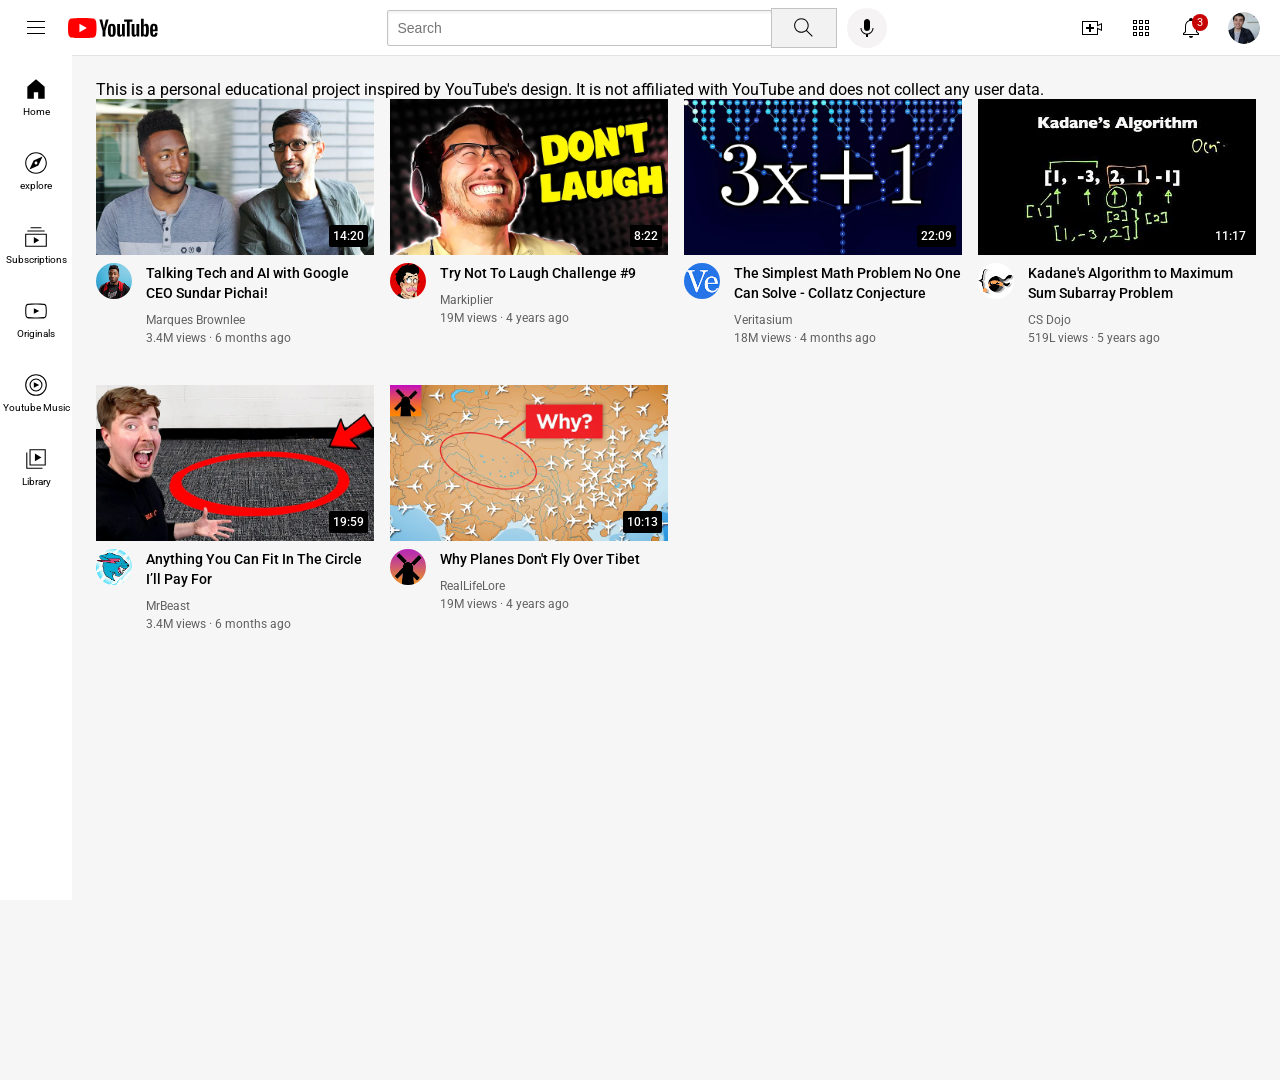
<file: index.html>
<div class="disclaimer">
  This is a personal educational project inspired by YouTube's design.
  It is not affiliated with YouTube and does not collect any user data.
</div>

<!DOCTYPE html>
<html>

<head>
  <meta name="google-site-verification" content="nWN62KQVagX7LVZp6_6of8_N4DWgI3FgL96EmR-WJQ0" />
<meta name="google-site-verification" content="nWN62KQVagX7LVZp6_6of8_N4DWgI3FgL96EmR-WJQ0" />
  
  <title>Youtube Clone</title>

  <link rel="preconnect" href="https://fonts.googleapis.com">
<link rel="preconnect" href="https://fonts.gstatic.com" crossorigin>
<link href="https://fonts.googleapis.com/css2?family=Roboto:wght@400;500;700&display=swap" rel="stylesheet">

<link rel="stylesheet" href="styles/general.css">
<link rel="stylesheet" href="styles/header.css">
<link rel="stylesheet" href="styles/video.css">
<link rel="stylesheet" href="styles/sidebar.css">

</head> 

<body style="
  height: 1000px;
">
<header class="header">
  <div class="left-section">
      <img class="hamburger" src="icons/hamburger-menu.svg">
      <img class="youtube-logo" src="icons/youtube-logo.svg ">
    </div>

    <div class="middle-section">
      <input class="search-bar" type="text" 
  placeholder="Search"> 
      <button class="search-button">
        <img class="search-icon"
         src="icons/search.svg">
         <div class="tooltip">Search</div>
      </button>
      <!--put position absolute inside position 
      relative flex to make tooltip-->
      <button class="voice-search-button">
        <img class="voice-search-icon" src="icons/voice-search-icon.svg">
        <div class="tooltip">Search with your voice</div>
      </button>
    </div>

    <div class="right-section">

      <div class="upload-icon-container">
         <img class="upload-icon" 
      src="icons/upload.svg" >
      <div class="tooltip">
        Create</div>
      </div>

      <div class="youtube-apps-icon-container">
        <img class="youtube-apps-icon" 
    src="icons/youtube-apps.svg" >
        <div class="tooltip">
        Youtube Apps</div>
      </div>

    <div class="notifications-icon-container"> 
      <img class="notifications-icon" 
    src="icons/notifications.svg" >
    <div class="notifications-count">3</div>
     <div class="tooltip">
        Notifications</div>
    </div>

    <img class="current-user-picture" 
    src="channel-pictures/my-channel.jpeg" >

    </div>
</header>
    

  <nav class="sidebar">
   <div class="sidebar-link">
    <img src="icons/home.svg">
    <div>Home</div>
   </div>
   <div class="sidebar-link">
    <img src="icons/explore.svg">
    <div>explore</div>
   </div>
   <div class="sidebar-link">
    <img src="icons/subscriptions.svg">
    <div>Subscriptions</div>
   </div>
   <div class="sidebar-link">
    <img src="icons/originals.svg">
    <div>Originals</div>
   </div>
   <div class="sidebar-link">
    <img src="icons/youtube-music.svg">
    <div>Youtube Music</div>
   </div>
   <div class="sidebar-link">
    <img src="icons/library.svg">
    <div>Library</div>
   </div>
  </nav>

 
<main>
   <section class="video-grid">
    
<div class="video-preview">

  <div class="thumbnail-row1">
    <a href="https://www.youtube.com/watch?v=n2RNcPRtAiY" target="_blank"> <img class="thumbnail1" 
src="channel-pictures/thumbnail-1.webp">
</a>
    <div class="video-time">14:20</div>
  </div>
<div class="video-info-grid">


  <div class="channel-picture2">
<img class="profile-picture2" src="channel-pictures/channel-1.jpeg "/>
        <div class="tooltip1">
        <img class="tooltipimg" src="channel-pictures/channel-1.jpeg">
        <div>
         <p class="tooltiptitle">Marques Brownlee</p>
         <p class="tooltipsubs">15M subscribers</p>
        </div>
        </div>
  </div>


  <div class="video-info1">
    <a href="https://www.youtube.com/watch?v=n2RNcPRtAiY" target="_blank">
      <p class="video-title1">
Talking Tech and AI with Google CEO Sundar Pichai!
</p>
    </a>

<p class="video-author1">
  Marques Brownlee
</p>
<p class="video-stats1">
  3.4M views &#183; 6 months ago
</p>
  </div>
  </div>
</div>

<div class="video-preview">
  <div class="thumbnail-row1">
    <a href="https://www.youtube.com/watch?v=n2RNcPRtAiY" target="_blank"> 
      <img class="thumbnail1" 
src="channel-pictures/thumbnail-2.webp">
    </a>
    <div class="video-time">8:22</div>
  </div>
<div class="video-info-grid ">
  <div class="channel-picture1">
<img class="profile-picture1" src="channel-pictures/channel-2.jpeg"/>
  </div>
  <div class="video-info1">
    <a href="https://www.youtube.com/watch?v=n2RNcPRtAiY" target="_blank">
      <p class="video-title1">
    Try Not To Laugh Challenge #9
    </p>
    </a>
<p class="video-author1">
  Markiplier
</p>
<p class="video-stats1">
  19M views &#183; 4 years ago
</p>
  </div>
  </div>
</div>

<div class="video-preview">
  <div class="thumbnail-row1">
<img class="thumbnail1" 
src="channel-pictures/thumbnail-4.webp">
    <div class="video-time">22:09</div>
  </div>
<div class="video-info-grid">
  <div class="channel-picture1">
<img class="profile-picture1" src="channel-pictures/channel-4.jpeg"/>
  </div>
  <div class="video-info1">
<p class="video-title1">
The Simplest Math Problem No One Can Solve - Collatz Conjecture
</p>
<p class="video-author1">
 Veritasium
</p>
<p class="video-stats1">
  18M views &#183; 4 months ago
</p>
  </div>
  </div>
</div>

<div class="video-preview">
  <div class="thumbnail-row1">
<img class="thumbnail1" 
src="channel-pictures/thumbnail-5.webp">
    <div class="video-time">11:17</div>
  </div>
<div class="video-info-grid ">
  <div class="channel-picture1">
<img class="profile-picture1" src="channel-pictures/channel-5.jpeg"/>
  </div>
  <div class="video-info1">
<p class="video-title1">
Kadane's Algorithm to Maximum Sum Subarray Problem
</p>
<p class="video-author1">
 CS Dojo
</p>
<p class="video-stats1">
  519L views &#183; 5 years ago
</p>
  </div>
  </div>
</div>

<div class="video-preview">
  <div class="thumbnail-row1">
<img class="thumbnail1" 
src="channel-pictures/thumbnail-6.webp">
  <div class="video-time">19:59</div>
  </div>
<div class="video-info-grid">
  <div class="channel-picture1">
<img class="profile-picture1" src="channel-pictures/channel-6.jpeg"/>
  </div>
  <div class="video-info1">
<p class="video-title1">
Anything You Can Fit In The Circle I’ll Pay For
</p>
<p class="video-author1">
 MrBeast
</p>
<p class="video-stats1">
  3.4M views &#183; 6 months ago
</p>
  </div>
  </div>
</div>

<div class="video-preview">
  <div class="thumbnail-row1">
<img class="thumbnail1" 
src="channel-pictures/thumbnail-7.webp">
    <div class="video-time">10:13</div>
  </div>
<div class="video-info-grid ">
  <div class="channel-picture1">
<img class="profile-picture1" src="channel-pictures/channel-7.jpeg"/>
  </div>
  <div class="video-info1">
<p class="video-title1">
Why Planes Don't Fly Over Tibet
</p>
<p class="video-author1">
  RealLifeLore
</p>
<p class="video-stats1">
  19M views &#183; 4 years ago
</p>
  </div>
  </div>
</div>
  </section>
</main>


</body>
</html>
</file>
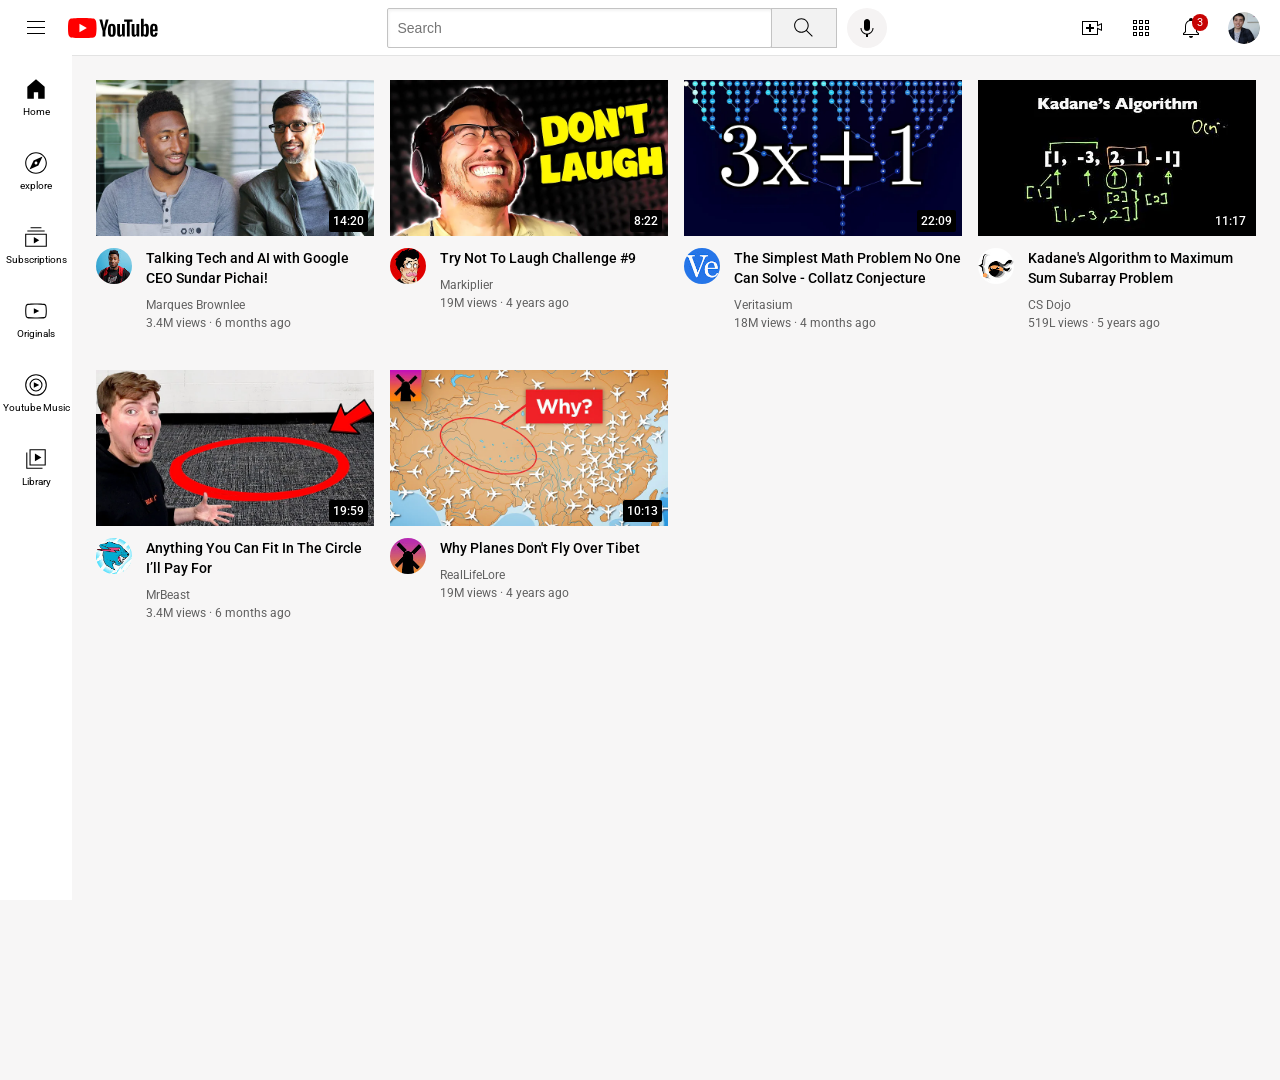
<file: youtube.html>
<!DOCTYPE html>
<html>

<head>
  <title>Youtube Clone</title>

  <link rel="preconnect" href="https://fonts.googleapis.com">
<link rel="preconnect" href="https://fonts.gstatic.com" crossorigin>
<link href="https://fonts.googleapis.com/css2?family=Roboto:wght@400;500;700&display=swap" rel="stylesheet">

<link rel="stylesheet" href="styles/general.css">
<link rel="stylesheet" href="styles/header.css">
<link rel="stylesheet" href="styles/video.css">
<link rel="stylesheet" href="styles/sidebar.css">

</head> 

<body style="
  height: 1000px;
">
<header class="header">
  <div class="left-section">
      <img class="hamburger" src="icons/hamburger-menu.svg">
      <img class="youtube-logo" src="icons/youtube-logo.svg ">
    </div>

    <div class="middle-section">
      <input class="search-bar" type="text" 
  placeholder="Search"> 
      <button class="search-button">
        <img class="search-icon"
         src="icons/search.svg">
         <div class="tooltip">Search</div>
      </button>
      <!--put position absolute inside position 
      relative flex to make tooltip-->
      <button class="voice-search-button">
        <img class="voice-search-icon" src="icons/voice-search-icon.svg">
        <div class="tooltip">Search with your voice</div>
      </button>
    </div>

    <div class="right-section">

      <div class="upload-icon-container">
         <img class="upload-icon" 
      src="icons/upload.svg" >
      <div class="tooltip">
        Create</div>
      </div>

      <div class="youtube-apps-icon-container">
        <img class="youtube-apps-icon" 
    src="icons/youtube-apps.svg" >
        <div class="tooltip">
        Youtube Apps</div>
      </div>

    <div class="notifications-icon-container"> 
      <img class="notifications-icon" 
    src="icons/notifications.svg" >
    <div class="notifications-count">3</div>
     <div class="tooltip">
        Notifications</div>
    </div>

    <img class="current-user-picture" 
    src="channel-pictures/my-channel.jpeg" >

    </div>
</header>
    

  <nav class="sidebar">
   <div class="sidebar-link">
    <img src="icons/home.svg">
    <div>Home</div>
   </div>
   <div class="sidebar-link">
    <img src="icons/explore.svg">
    <div>explore</div>
   </div>
   <div class="sidebar-link">
    <img src="icons/subscriptions.svg">
    <div>Subscriptions</div>
   </div>
   <div class="sidebar-link">
    <img src="icons/originals.svg">
    <div>Originals</div>
   </div>
   <div class="sidebar-link">
    <img src="icons/youtube-music.svg">
    <div>Youtube Music</div>
   </div>
   <div class="sidebar-link">
    <img src="icons/library.svg">
    <div>Library</div>
   </div>
  </nav>

 
<main>
   <section class="video-grid">
    
<div class="video-preview">

  <div class="thumbnail-row1">
    <a href="https://www.youtube.com/watch?v=n2RNcPRtAiY" target="_blank"> <img class="thumbnail1" 
src="channel-pictures/thumbnail-1.webp">
</a>
    <div class="video-time">14:20</div>
  </div>
<div class="video-info-grid">


  <div class="channel-picture2">
<img class="profile-picture2" src="channel-pictures/channel-1.jpeg "/>
        <div class="tooltip1">
        <img class="tooltipimg" src="channel-pictures/channel-1.jpeg">
        <div>
         <p class="tooltiptitle">Marques Brownlee</p>
         <p class="tooltipsubs">15M subscribers</p>
        </div>
        </div>
  </div>


  <div class="video-info1">
    <a href="https://www.youtube.com/watch?v=n2RNcPRtAiY" target="_blank">
      <p class="video-title1">
Talking Tech and AI with Google CEO Sundar Pichai!
</p>
    </a>

<p class="video-author1">
  Marques Brownlee
</p>
<p class="video-stats1">
  3.4M views &#183; 6 months ago
</p>
  </div>
  </div>
</div>

<div class="video-preview">
  <div class="thumbnail-row1">
    <a href="https://www.youtube.com/watch?v=n2RNcPRtAiY" target="_blank"> 
      <img class="thumbnail1" 
src="channel-pictures/thumbnail-2.webp">
    </a>
    <div class="video-time">8:22</div>
  </div>
<div class="video-info-grid ">
  <div class="channel-picture1">
<img class="profile-picture1" src="channel-pictures/channel-2.jpeg"/>
  </div>
  <div class="video-info1">
    <a href="https://www.youtube.com/watch?v=n2RNcPRtAiY" target="_blank">
      <p class="video-title1">
    Try Not To Laugh Challenge #9
    </p>
    </a>
<p class="video-author1">
  Markiplier
</p>
<p class="video-stats1">
  19M views &#183; 4 years ago
</p>
  </div>
  </div>
</div>

<div class="video-preview">
  <div class="thumbnail-row1">
<img class="thumbnail1" 
src="channel-pictures/thumbnail-4.webp">
    <div class="video-time">22:09</div>
  </div>
<div class="video-info-grid">
  <div class="channel-picture1">
<img class="profile-picture1" src="channel-pictures/channel-4.jpeg"/>
  </div>
  <div class="video-info1">
<p class="video-title1">
The Simplest Math Problem No One Can Solve - Collatz Conjecture
</p>
<p class="video-author1">
 Veritasium
</p>
<p class="video-stats1">
  18M views &#183; 4 months ago
</p>
  </div>
  </div>
</div>

<div class="video-preview">
  <div class="thumbnail-row1">
<img class="thumbnail1" 
src="channel-pictures/thumbnail-5.webp">
    <div class="video-time">11:17</div>
  </div>
<div class="video-info-grid ">
  <div class="channel-picture1">
<img class="profile-picture1" src="channel-pictures/channel-5.jpeg"/>
  </div>
  <div class="video-info1">
<p class="video-title1">
Kadane's Algorithm to Maximum Sum Subarray Problem
</p>
<p class="video-author1">
 CS Dojo
</p>
<p class="video-stats1">
  519L views &#183; 5 years ago
</p>
  </div>
  </div>
</div>

<div class="video-preview">
  <div class="thumbnail-row1">
<img class="thumbnail1" 
src="channel-pictures/thumbnail-6.webp">
  <div class="video-time">19:59</div>
  </div>
<div class="video-info-grid">
  <div class="channel-picture1">
<img class="profile-picture1" src="channel-pictures/channel-6.jpeg"/>
  </div>
  <div class="video-info1">
<p class="video-title1">
Anything You Can Fit In The Circle I’ll Pay For
</p>
<p class="video-author1">
 MrBeast
</p>
<p class="video-stats1">
  3.4M views &#183; 6 months ago
</p>
  </div>
  </div>
</div>

<div class="video-preview">
  <div class="thumbnail-row1">
<img class="thumbnail1" 
src="channel-pictures/thumbnail-7.webp">
    <div class="video-time">10:13</div>
  </div>
<div class="video-info-grid ">
  <div class="channel-picture1">
<img class="profile-picture1" src="channel-pictures/channel-7.jpeg"/>
  </div>
  <div class="video-info1">
<p class="video-title1">
Why Planes Don't Fly Over Tibet
</p>
<p class="video-author1">
  RealLifeLore
</p>
<p class="video-stats1">
  19M views &#183; 4 years ago
</p>
  </div>
  </div>
</div>
  </section>
</main>


</body>
</html>
</file>
<file: styles/general.css>
p {
  margin-top: 0;
  margin-bottom: 0;
}
body {
  /* this is also comment */
  font-family: Roboto, Arial;
  margin: 0;
  padding-top: 80px;
  padding-left: 96px;
  padding-right: 24px;
  background-color: rgb(247, 246, 246);
}
</file>
<file: styles/header.css>
.header {
  height: 55px;
  display: flex;
  justify-content: space-between;

position: fixed;
top: 0;
left: 0;
right: 0;
z-index: 100;

background-color: white;
border-bottom-width: 1px;
border-bottom-style: solid;
border-bottom-color: rgb(227, 227, 227);
 }

 .left-section {
  display: flex;
  align-items: center;
 }
.hamburger {
height: 24px;
margin-left: 24px;
margin-right: 20px;
}
.youtube-logo {
height: 20px;
}
 .middle-section {
  flex: 1;
  margin-left: 70px;
  margin-right: 35px;
  max-width: 500px;
  display: flex;
  align-items: center;
 }
 .search-bar {
  flex: 1;
  height: 36px;
  padding-left: 10px;
  font-size: 16px;
  border-radius: 2px;
  border: 1px solid rgb(195, 195, 195);
  box-shadow: inset 1px 2px 3px 
  rgba(0, 0, 0,0.05);
  width: 0;
 }
 .search-bar::placeholder {
  font-size: 14px;
 }
.search-button {
height: 40px;
width: 66px;
background-color: rgb(242, 242, 242);
border-width: 1px;
border-style: solid;
border-color: rgb(195, 195, 195);
margin-left: -1px;
margin-right: 10px;
}

.search-button,
.voice-search-button,
.upload-icon-container,
.youtube-apps-icon-container,
.notifications-icon-container,
.current-user-picture {
  display: flex;
  justify-content: center;
  align-items: center;
  position: relative;
  cursor: pointer;
}

.search-button .tooltip,
.voice-search-button .tooltip,
.upload-icon-container .tooltip,
.youtube-apps-icon-container .tooltip,
.notifications-icon-container .tooltip {
  position: absolute;
  background-color: gray;
  color: white;
  padding: 4px 8px;
  border-radius: 2px;
  font-size: 12px;
  bottom: -30px;
  opacity: 0;
  transition: opacity 0.15s;
  pointer-events: none;
  white-space: nowrap;
}
.search-button:hover .tooltip,
.voice-search-button:hover .tooltip,
.upload-icon-container:hover .tooltip,
.youtube-apps-icon-container:hover .tooltip,
.notifications-icon-container:hover .tooltip {
 opacity: 1;
}

.search-icon {
  height: 25px;
}
.voice-search-button {
height: 40px;
width: 40px;
border-radius: 20px;
border: none;
background-color: rgb(245, 243, 243);
}
.voice-search-icon {
  height: 24px;
}
 .right-section {
  width: 180px;
  display: flex;
  align-items: center;
  justify-content: space-between;
  margin-right: 20px;
  flex-shrink: 0;
 }

 .upload-icon {
  height: 24px;
 }
 .youtube-apps-icon {
  height: 24px;
 }
 .notifications-icon {
  height: 24px;
 }
 .notifications-icon-container {
  position: relative;
 }
 .notifications-count {
  position: absolute;
   top: -2px;
   right: -5px;
   background-color: rgb(199, 4, 4);
   color: white;
   font-size: 11px;
   padding: 2px 5px;
   border-radius: 10px;
 }

 .current-user-picture {
  height: 32px;
  border-radius: 16px;
 }
</file>
<file: styles/video.css>
.thumbnail1 {
  width: 100%;
}
.video-info1 a {
  text-decoration: none;
}

.video-title1 {
  margin-top: 0;
  font-size: 14px;
  font-weight: 500;
  line-height: 20px;
  margin-bottom: 10px;
  text-decoration-line: none;
  color: black;
}
.video-info-grid {
  display: grid;
  grid-template-columns: 50px 1fr;;
}
.profile-picture1 {
  width: 36px;
  border-radius: 50px;
}
.thumbnail-row1 {
  margin-bottom: 8px;
  position: relative;
}
.video-author1,
.video-stats1 {
  font-size: 12px;
  color: rgb(96, 96, 96);
}
.video-author1 {
  margin-bottom: 4px;
}

.video-grid {
  display: grid;
  grid-template-columns: 1fr 1fr 1fr;
  column-gap: 16px;
  row-gap: 40px; 
}

@media (max-width: 750px) {
  .video-grid {
   grid-template-columns: 1fr 1fr;
}
}

@media (min-width: 1000px) {
  .video-grid { 
   grid-template-columns: 1fr 1fr 1fr 1fr; 
  }
}

.video-time {
  font-size: 12px;
  font-weight: 500;
  padding: 4px;
  border-radius: 2px;
  background-color: black;
  color: white;
  position:absolute;
  bottom: 8px;
  right: 6px;
}

.channel-picture2 {
  position: relative;
  align-self: start;
  width: fit-content;
}
.tooltip1 {
  position: absolute;
  top: 40px;
  left: 40px;
  display: flex;
  align-items: center;
  background-color: white;
  padding: 6px;
  box-shadow: 0 1px 5px rgba(0,0,0,0.5);
  opacity: 0;
  pointer-events: none;
  white-space: nowrap;
  width: 180px;
  transition: opacity .3s;
}
.channel-picture2:hover .tooltip1 {
opacity: 1;
}

.tooltipimg {
  width: 50px;
  height: 50px;
  border-radius: 50%;
  margin-right: 10px;
}
.tooltiptitle {
font-weight: 600;
font-size: 14px;
margin: 0;
}
.tooltipsubs {
font-size: 12px;
color: gray;
padding: 4px;
}

.profile-picture2 {
    width: 36px;
    height: 36px;
  border-radius: 50px;
   cursor: pointer;
}
</file>
<file: styles/sidebar.css>
.sidebar {
  position: fixed;
  left: 0;
  bottom: 0;
  top: 55px;
  background-color: white;
  width: 72px;
  z-index: 101;
  padding-top: 4px;
}

.sidebar-link {
  display: flex;
  justify-content: center;
  align-items: center;
  height: 74px;
  flex-direction: column;
  cursor: pointer;
}

.sidebar-link:hover {
  background-color: rgb(231, 231, 231);
}

.sidebar-link img {
  height: 26px;
  margin-bottom: 4px;
}

.sidebar-link div {
  font-size: 10px;

}
</file>
